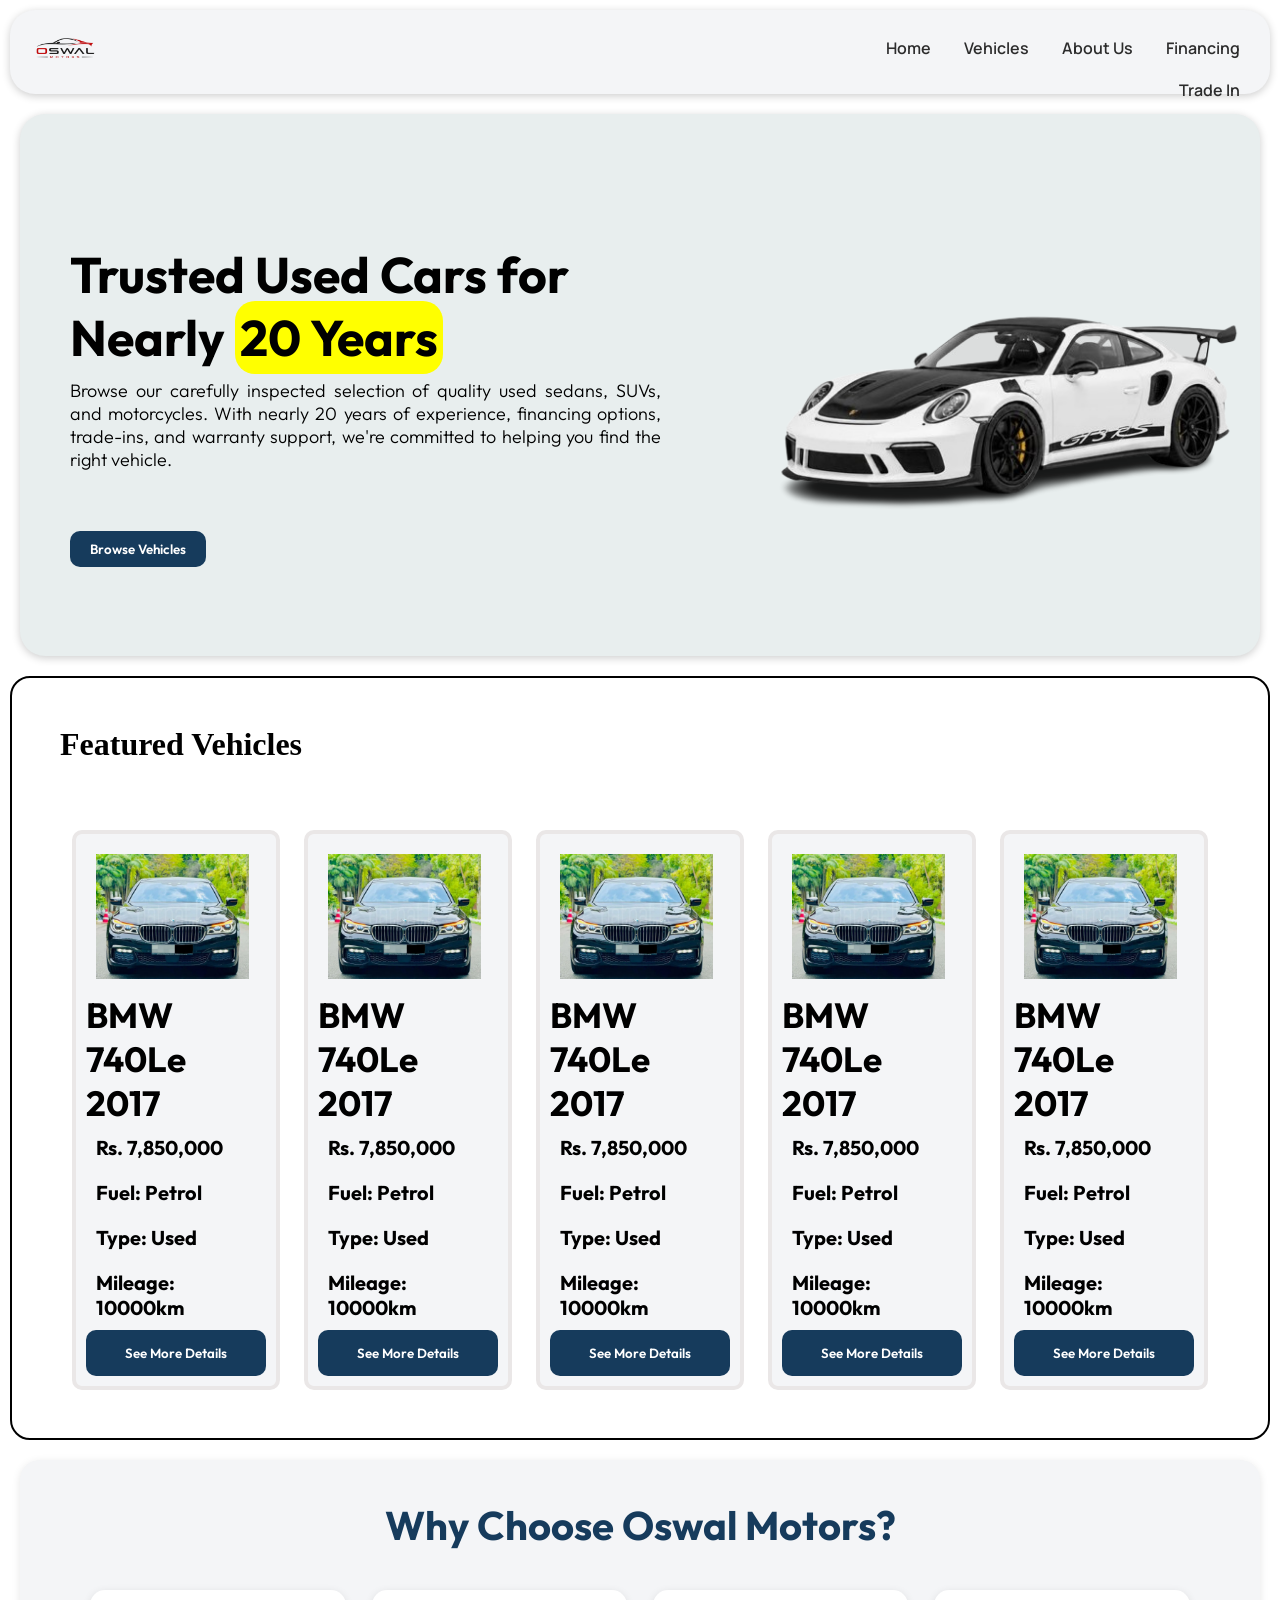
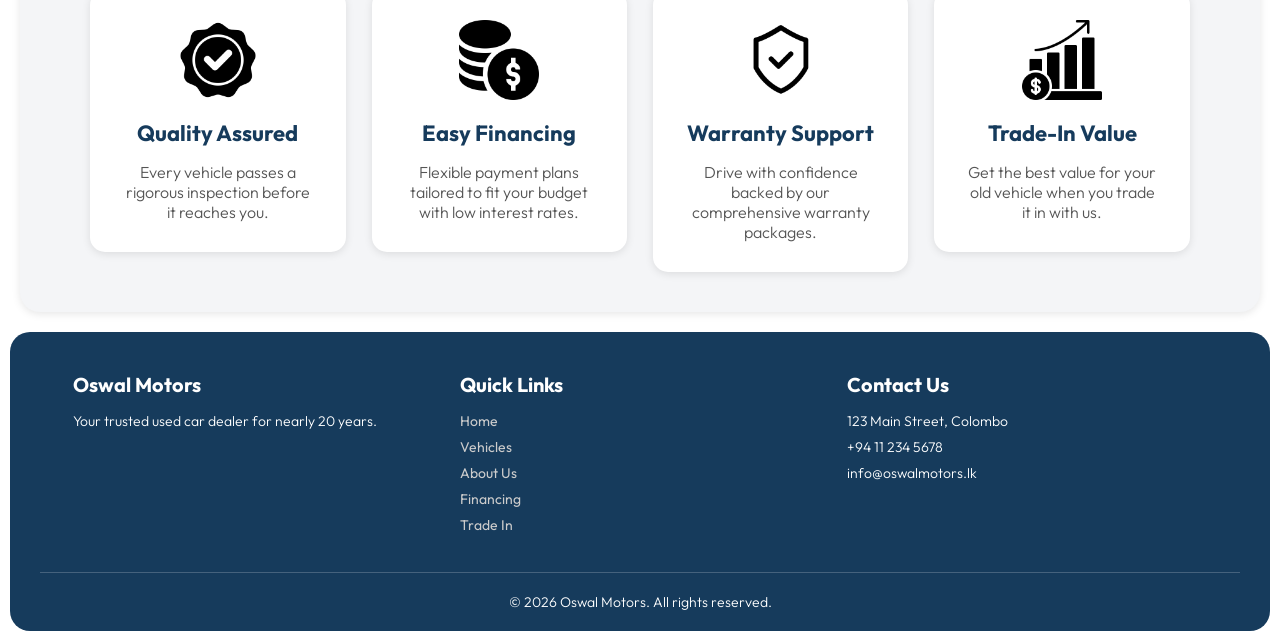
<file: index.html>
<!DOCTYPE html>
<html lang="en">
<head>
    <meta charset="UTF-8">
    <meta name="viewport" content="width=device-width, initial-scale=1.0">
    <title>Oswal Motors</title>
    <link rel="stylesheet" href="CSS/style.css">
</head>
<body>
    <header>
        <nav>        
            <img src="./Images/logo.png" class="logo">
            <div class="nav-links">
                <a href="index.html">Home</a>
                <a href="vehicle.html">Vehicles</a>
                <a href="about.html">About Us</a>
                <a href="financing.html">Financing</a>
                <a href="tradeIn.html">Trade In</a>
            </div>
        </nav>
    </header>
    <main>
        <div class="hero-section">
            
            <div class="hero-para">
                <h1>Trusted Used Cars for Nearly <mark>20 Years</mark></h1>
                <p>
                Browse our carefully inspected selection of quality used sedans,
                SUVs, and motorcycles. With nearly 20 years of experience, 
                financing options, trade-ins, and warranty support, 
                we're committed to helping you find the right vehicle.
                </p>
            </div>
            <img src="./Images/hero-image.png" class="hero-image">
            <button class="hero-button">Browse Vehicles</button>
        </div>
        <div class="featured-vehicles">
            <h1>Featured Vehicles</h1>
            <div class="featured-card-container">
                <div class="feature">
                    <img src="./Images/bmw1.webp">
                    <h2>BMW 740Le 2017</h2>
                    <h3>Rs. 7,850,000</h3>
                    <h4>Fuel: Petrol</h4>
                    <h4>Type: Used</h4>
                    <h4>Mileage: 10000km</h4>
                    <button class="feature-btn">See More Details</button>
                </div>
                <div class="feature">
                    <img src="./Images/bmw1.webp">
                    <h2>BMW 740Le 2017</h2>
                    <h3>Rs. 7,850,000</h3>
                    <h4>Fuel: Petrol</h4>
                    <h4>Type: Used</h4>
                    <h4>Mileage: 10000km</h4>
                    <button class="feature-btn">See More Details</button>
                </div>
                <div class="feature">
                    <img src="./Images/bmw1.webp">
                    <h2>BMW 740Le 2017</h2>
                    <h3>Rs. 7,850,000</h3>
                    <h4>Fuel: Petrol</h4>
                    <h4>Type: Used</h4>
                    <h4>Mileage: 10000km</h4>
                    <button class="feature-btn">See More Details</button>
                </div>
                <div class="feature">
                    <img src="./Images/bmw1.webp">
                    <h2>BMW 740Le 2017</h2>
                    <h3>Rs. 7,850,000</h3>
                    <h4>Fuel: Petrol</h4>
                    <h4>Type: Used</h4>
                    <h4>Mileage: 10000km</h4>
                    <button class="feature-btn">See More Details</button>
                </div>
                <div class="feature">
                    <img src="./Images/bmw1.webp">
                    <h2>BMW 740Le 2017</h2>
                    <h3>Rs. 7,850,000</h3>
                    <h4>Fuel: Petrol</h4>
                    <h4>Type: Used</h4>
                    <h4>Mileage: 10000km</h4>
                    <button class="feature-btn">See More Details</button>
                </div>
                
            </div>
            
        </div>
        <div class="why">
            <h1>Why Choose Oswal Motors?</h1>
            <div class="why-container">
                <div class="why-card">
                    <img src="./Images/high-quality.png" alt="Quality">
                    <h2>Quality Assured</h2>
                    <p>Every vehicle passes a rigorous inspection before it reaches you.</p>
                </div>
                <div class="why-card">
                    <img src="./Images/money.png" alt="Finance">
                    <h2>Easy Financing</h2>
                    <p>Flexible payment plans tailored to fit your budget with low interest rates.</p>
                </div>
                <div class="why-card">
                    <img src="./Images/medal.png" alt="Warranty">
                    <h2>Warranty Support</h2>
                    <p>Drive with confidence backed by our comprehensive warranty packages.</p>
                </div>
                <div class="why-card">
                    <img src="./Images/increase.png" alt="Trade In">
                    <h2>Trade-In Value</h2>
                    <p>Get the best value for your old vehicle when you trade it in with us.</p>
                </div>
            </div>
        </div>

        <footer>
            <div class="footer-content">
                <div class="footer-section">
                    <h3>Oswal Motors</h3>
                    <p>Your trusted used car dealer for nearly 20 years.</p>
                </div>
                <div class="footer-section">
                    <h3>Quick Links</h3>
                    <a href="index.html">Home</a>
                    <a href="vehicle.html">Vehicles</a>
                    <a href="about.html">About Us</a>
                    <a href="financing.html">Financing</a>
                    <a href="tradeIn.html">Trade In</a>
                </div>
                <div class="footer-section">
                    <h3>Contact Us</h3>
                    <p>123 Main Street, Colombo</p>
                    <p>+94 11 234 5678</p>
                    <p>info@oswalmotors.lk</p>
                </div>
            </div>
            <div class="footer-bottom">
                <p>&copy; 2026 Oswal Motors. All rights reserved.</p>
            </div>
        </footer>

    </main>
</body>
</html>
</file>
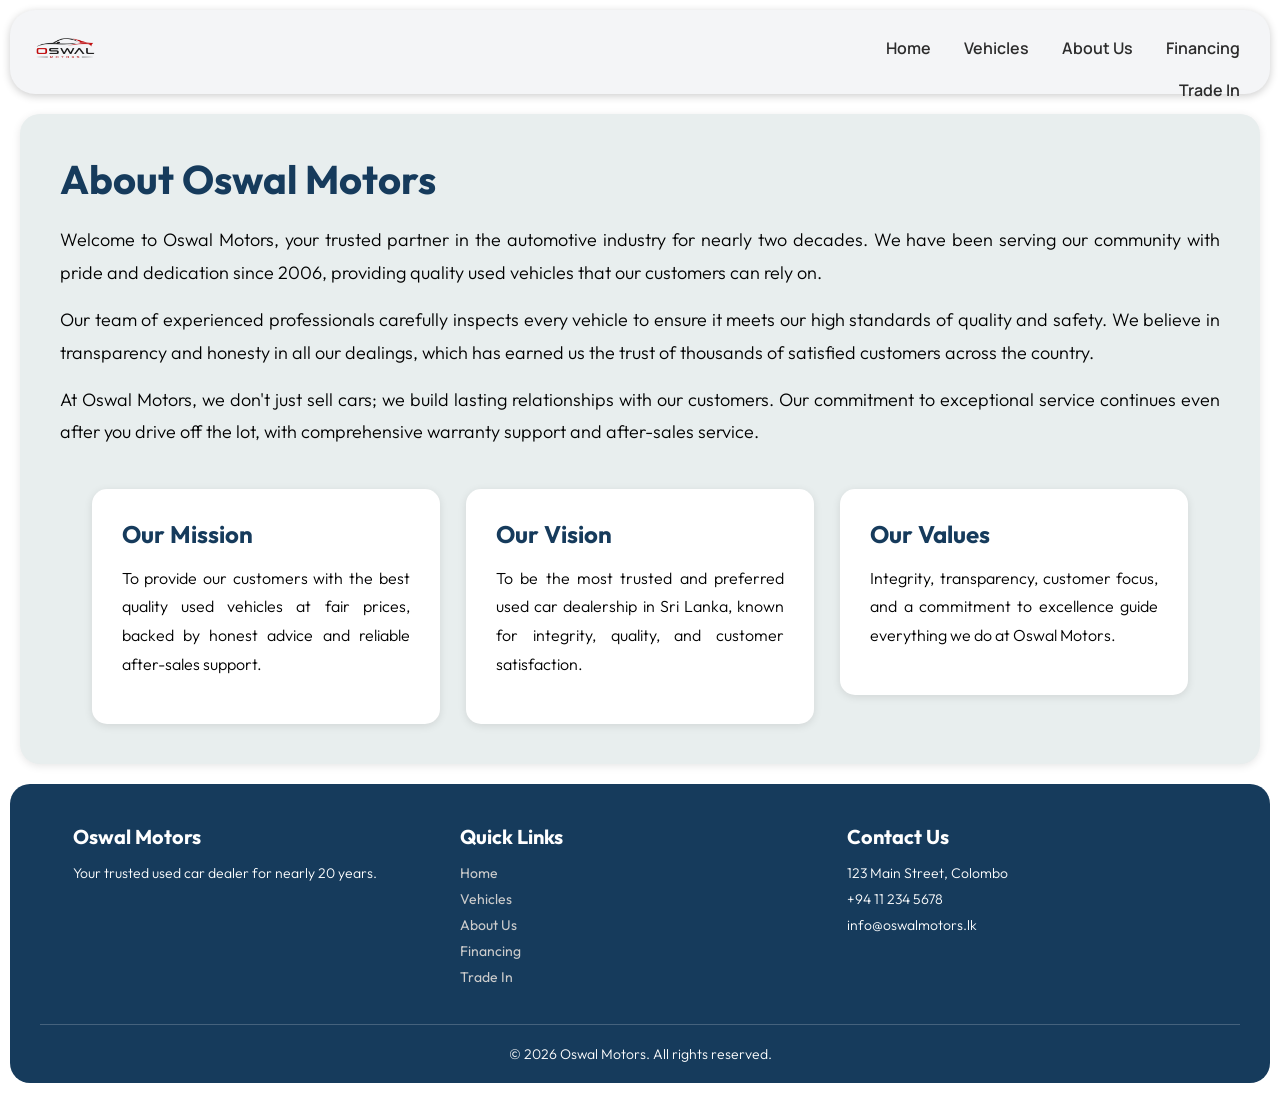
<file: about.html>
<!DOCTYPE html>
<html lang="en">
<head>
    <meta charset="UTF-8">
    <meta name="viewport" content="width=device-width, initial-scale=1.0">
    <title>About Us - Oswal Motors</title>
    <link rel="stylesheet" href="CSS/style.css">
</head>
<body>
    <header>
        <nav>        
            <img src="./Images/logo.png" class="logo">
            <div class="nav-links">
                <a href="index.html">Home</a>
                <a href="vehicle.html">Vehicles</a>
                <a href="about.html">About Us</a>
                <a href="financing.html">Financing</a>
                <a href="tradeIn.html">Trade In</a>
            </div>
        </nav>
    </header>
    <main>
        <div class="about-section">
            <h1>About Oswal Motors</h1>
            <p>Welcome to Oswal Motors, your trusted partner in the automotive industry for nearly two decades. We have been serving our community with pride and dedication since 2006, providing quality used vehicles that our customers can rely on.</p>
            <p>Our team of experienced professionals carefully inspects every vehicle to ensure it meets our high standards of quality and safety. We believe in transparency and honesty in all our dealings, which has earned us the trust of thousands of satisfied customers across the country.</p>
            <p>At Oswal Motors, we don't just sell cars; we build lasting relationships with our customers. Our commitment to exceptional service continues even after you drive off the lot, with comprehensive warranty support and after-sales service.</p>

            <div class="about-grid">
                <div class="about-card">
                    <h2>Our Mission</h2>
                    <p>To provide our customers with the best quality used vehicles at fair prices, backed by honest advice and reliable after-sales support.</p>
                </div>
                <div class="about-card">
                    <h2>Our Vision</h2>
                    <p>To be the most trusted and preferred used car dealership in Sri Lanka, known for integrity, quality, and customer satisfaction.</p>
                </div>
                <div class="about-card">
                    <h2>Our Values</h2>
                    <p>Integrity, transparency, customer focus, and a commitment to excellence guide everything we do at Oswal Motors.</p>
                </div>
            </div>
        </div>

        <footer>
            <div class="footer-content">
                <div class="footer-section">
                    <h3>Oswal Motors</h3>
                    <p>Your trusted used car dealer for nearly 20 years.</p>
                </div>
                <div class="footer-section">
                    <h3>Quick Links</h3>
                    <a href="index.html">Home</a>
                    <a href="vehicle.html">Vehicles</a>
                    <a href="about.html">About Us</a>
                    <a href="financing.html">Financing</a>
                    <a href="tradeIn.html">Trade In</a>
                </div>
                <div class="footer-section">
                    <h3>Contact Us</h3>
                    <p>123 Main Street, Colombo</p>
                    <p>+94 11 234 5678</p>
                    <p>info@oswalmotors.lk</p>
                </div>
            </div>
            <div class="footer-bottom">
                <p>&copy; 2026 Oswal Motors. All rights reserved.</p>
            </div>
        </footer>
    </main>
</body>
</html>
</file>
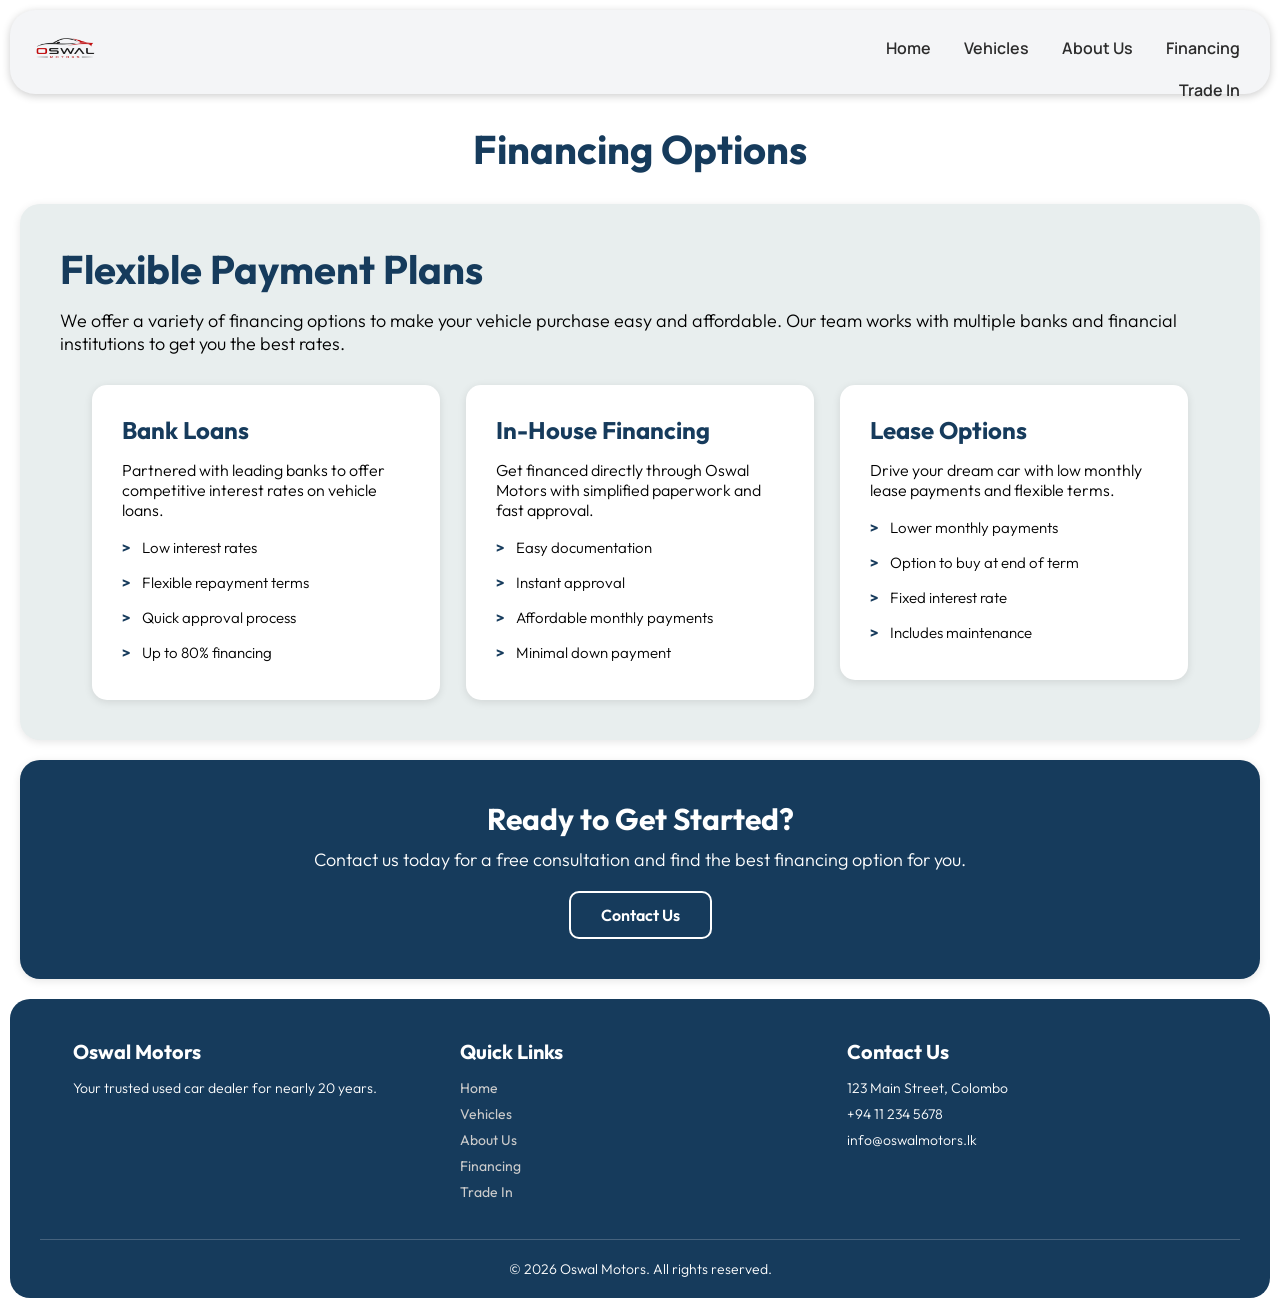
<file: financing.html>
<!DOCTYPE html>
<html lang="en">
<head>
    <meta charset="UTF-8">
    <meta name="viewport" content="width=device-width, initial-scale=1.0">
    <title>Financing - Oswal Motors</title>
    <link rel="stylesheet" href="CSS/style.css">
</head>
<body>
    <header>
        <nav>        
            <img src="./Images/logo.png" class="logo">
            <div class="nav-links">
                <a href="index.html">Home</a>
                <a href="vehicle.html">Vehicles</a>
                <a href="about.html">About Us</a>
                <a href="financing.html">Financing</a>
                <a href="tradeIn.html">Trade In</a>
            </div>
        </nav>
    </header>
    <main>
        <h1 class="page-title">Financing Options</h1>

        <div class="financing-section">
            <h1>Flexible Payment Plans</h1>
            <p>We offer a variety of financing options to make your vehicle purchase easy and affordable. Our team works with multiple banks and financial institutions to get you the best rates.</p>

            <div class="finance-options">
                <div class="finance-card">
                    <h2>Bank Loans</h2>
                    <p>Partnered with leading banks to offer competitive interest rates on vehicle loans.</p>
                    <ul>
                        <li>Low interest rates</li>
                        <li>Flexible repayment terms</li>
                        <li>Quick approval process</li>
                        <li>Up to 80% financing</li>
                    </ul>
                </div>
                <div class="finance-card">
                    <h2>In-House Financing</h2>
                    <p>Get financed directly through Oswal Motors with simplified paperwork and fast approval.</p>
                    <ul>
                        <li>Easy documentation</li>
                        <li>Instant approval</li>
                        <li>Affordable monthly payments</li>
                        <li>Minimal down payment</li>
                    </ul>
                </div>
                <div class="finance-card">
                    <h2>Lease Options</h2>
                    <p>Drive your dream car with low monthly lease payments and flexible terms.</p>
                    <ul>
                        <li>Lower monthly payments</li>
                        <li>Option to buy at end of term</li>
                        <li>Fixed interest rate</li>
                        <li>Includes maintenance</li>
                    </ul>
                </div>
            </div>
        </div>

        <div class="cta-box">
            <h2>Ready to Get Started?</h2>
            <p>Contact us today for a free consultation and find the best financing option for you.</p>
            <button class="cta-btn">Contact Us</button>
        </div>

        <footer>
            <div class="footer-content">
                <div class="footer-section">
                    <h3>Oswal Motors</h3>
                    <p>Your trusted used car dealer for nearly 20 years.</p>
                </div>
                <div class="footer-section">
                    <h3>Quick Links</h3>
                    <a href="index.html">Home</a>
                    <a href="vehicle.html">Vehicles</a>
                    <a href="about.html">About Us</a>
                    <a href="financing.html">Financing</a>
                    <a href="tradeIn.html">Trade In</a>
                </div>
                <div class="footer-section">
                    <h3>Contact Us</h3>
                    <p>123 Main Street, Colombo</p>
                    <p>+94 11 234 5678</p>
                    <p>info@oswalmotors.lk</p>
                </div>
            </div>
            <div class="footer-bottom">
                <p>&copy; 2026 Oswal Motors. All rights reserved.</p>
            </div>
        </footer>
    </main>
</body>
</html>
</file>
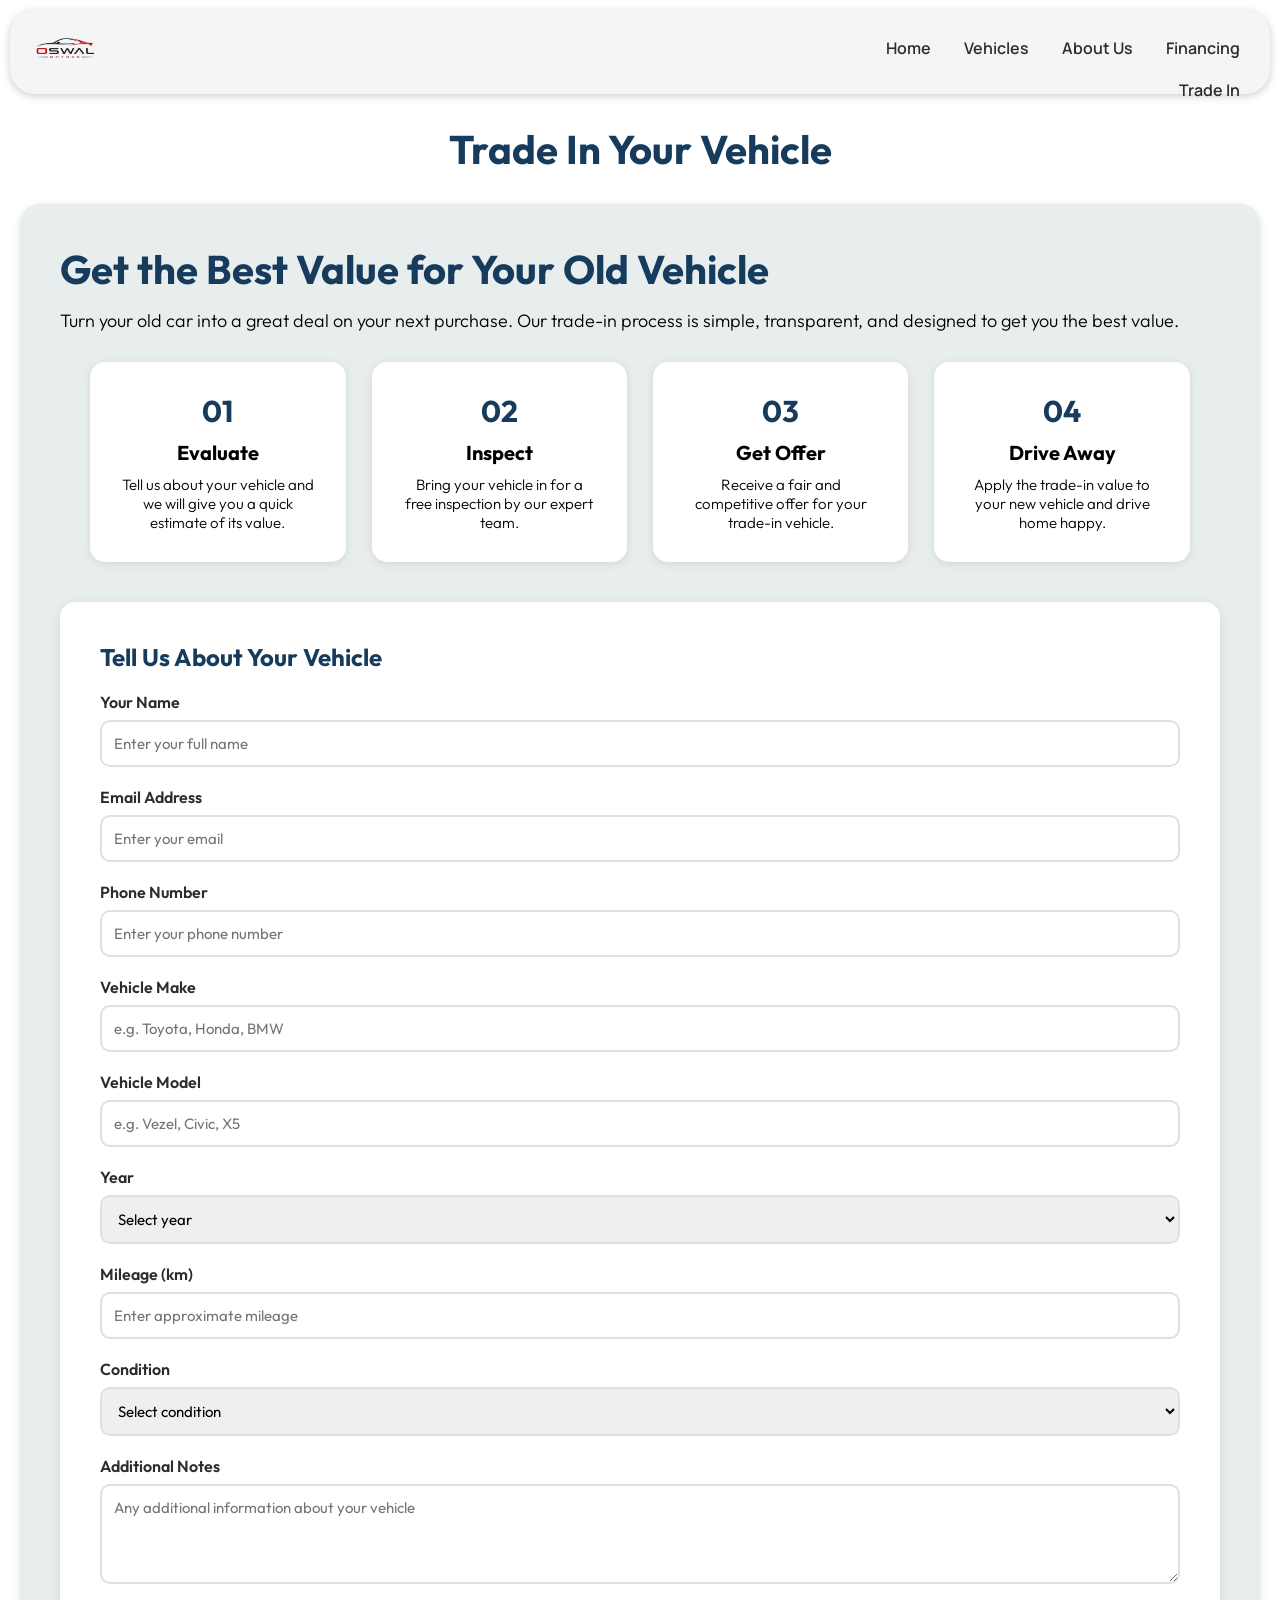
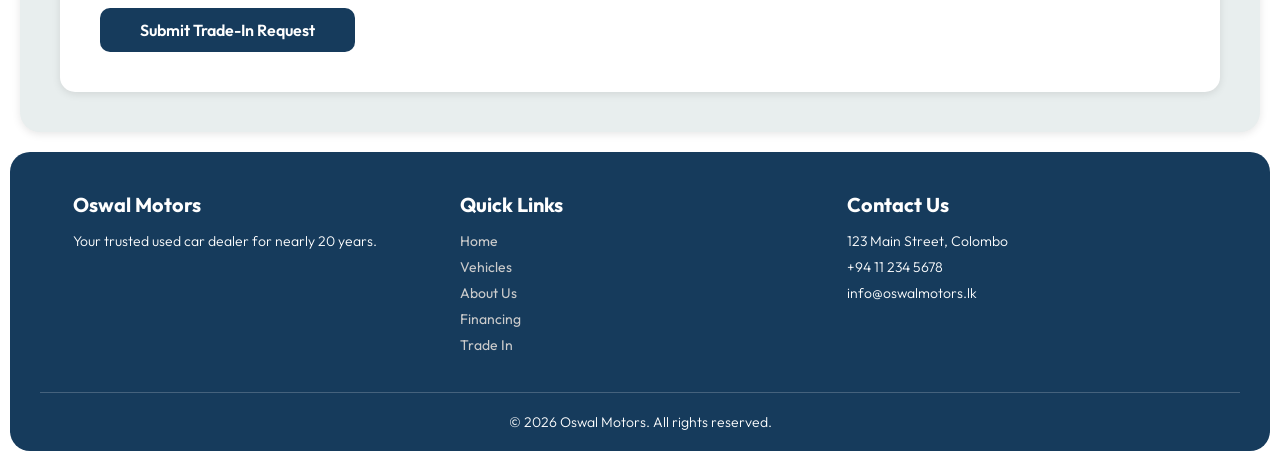
<file: tradeIn.html>
<!DOCTYPE html>
<html lang="en">
<head>
    <meta charset="UTF-8">
    <meta name="viewport" content="width=device-width, initial-scale=1.0">
    <title>Trade In - Oswal Motors</title>
    <link rel="stylesheet" href="CSS/style.css">
</head>
<body>
    <header>
        <nav>        
            <img src="./Images/logo.png" class="logo">
            <div class="nav-links">
                <a href="index.html">Home</a>
                <a href="vehicle.html">Vehicles</a>
                <a href="about.html">About Us</a>
                <a href="financing.html">Financing</a>
                <a href="tradeIn.html">Trade In</a>
            </div>
        </nav>
    </header>
    <main>
        <h1 class="page-title">Trade In Your Vehicle</h1>

        <div class="tradein-section">
            <h1>Get the Best Value for Your Old Vehicle</h1>
            <p>Turn your old car into a great deal on your next purchase. Our trade-in process is simple, transparent, and designed to get you the best value.</p>

            <div class="trade-steps">
                <div class="trade-step">
                    <h2>01</h2>
                    <h3>Evaluate</h3>
                    <p>Tell us about your vehicle and we will give you a quick estimate of its value.</p>
                </div>
                <div class="trade-step">
                    <h2>02</h2>
                    <h3>Inspect</h3>
                    <p>Bring your vehicle in for a free inspection by our expert team.</p>
                </div>
                <div class="trade-step">
                    <h2>03</h2>
                    <h3>Get Offer</h3>
                    <p>Receive a fair and competitive offer for your trade-in vehicle.</p>
                </div>
                <div class="trade-step">
                    <h2>04</h2>
                    <h3>Drive Away</h3>
                    <p>Apply the trade-in value to your new vehicle and drive home happy.</p>
                </div>
            </div>

            <div class="trade-form">
                <h2>Tell Us About Your Vehicle</h2>
                <div class="form-group">
                    <label for="name">Your Name</label>
                    <input type="text" id="name" placeholder="Enter your full name">
                </div>
                <div class="form-group">
                    <label for="email">Email Address</label>
                    <input type="email" id="email" placeholder="Enter your email">
                </div>
                <div class="form-group">
                    <label for="phone">Phone Number</label>
                    <input type="text" id="phone" placeholder="Enter your phone number">
                </div>
                <div class="form-group">
                    <label for="make">Vehicle Make</label>
                    <input type="text" id="make" placeholder="e.g. Toyota, Honda, BMW">
                </div>
                <div class="form-group">
                    <label for="model">Vehicle Model</label>
                    <input type="text" id="model" placeholder="e.g. Vezel, Civic, X5">
                </div>
                <div class="form-group">
                    <label for="year">Year</label>
                    <select id="year">
                        <option>Select year</option>
                        <option>2024</option>
                        <option>2023</option>
                        <option>2022</option>
                        <option>2021</option>
                        <option>2020</option>
                        <option>2019</option>
                        <option>2018</option>
                        <option>2017</option>
                        <option>2016</option>
                        <option>2015</option>
                        <option>2014</option>
                        <option>2013</option>
                        <option>2012</option>
                        <option>2011</option>
                        <option>2010</option>
                    </select>
                </div>
                <div class="form-group">
                    <label for="mileage">Mileage (km)</label>
                    <input type="text" id="mileage" placeholder="Enter approximate mileage">
                </div>
                <div class="form-group">
                    <label for="condition">Condition</label>
                    <select id="condition">
                        <option>Select condition</option>
                        <option>Excellent</option>
                        <option>Good</option>
                        <option>Fair</option>
                        <option>Needs Repair</option>
                    </select>
                </div>
                <div class="form-group">
                    <label for="message">Additional Notes</label>
                    <textarea id="message" placeholder="Any additional information about your vehicle"></textarea>
                </div>
                <button class="submit-btn">Submit Trade-In Request</button>
            </div>
        </div>

        <footer>
            <div class="footer-content">
                <div class="footer-section">
                    <h3>Oswal Motors</h3>
                    <p>Your trusted used car dealer for nearly 20 years.</p>
                </div>
                <div class="footer-section">
                    <h3>Quick Links</h3>
                    <a href="index.html">Home</a>
                    <a href="vehicle.html">Vehicles</a>
                    <a href="about.html">About Us</a>
                    <a href="financing.html">Financing</a>
                    <a href="tradeIn.html">Trade In</a>
                </div>
                <div class="footer-section">
                    <h3>Contact Us</h3>
                    <p>123 Main Street, Colombo</p>
                    <p>+94 11 234 5678</p>
                    <p>info@oswalmotors.lk</p>
                </div>
            </div>
            <div class="footer-bottom">
                <p>&copy; 2026 Oswal Motors. All rights reserved.</p>
            </div>
        </footer>
    </main>
</body>
</html>
</file>
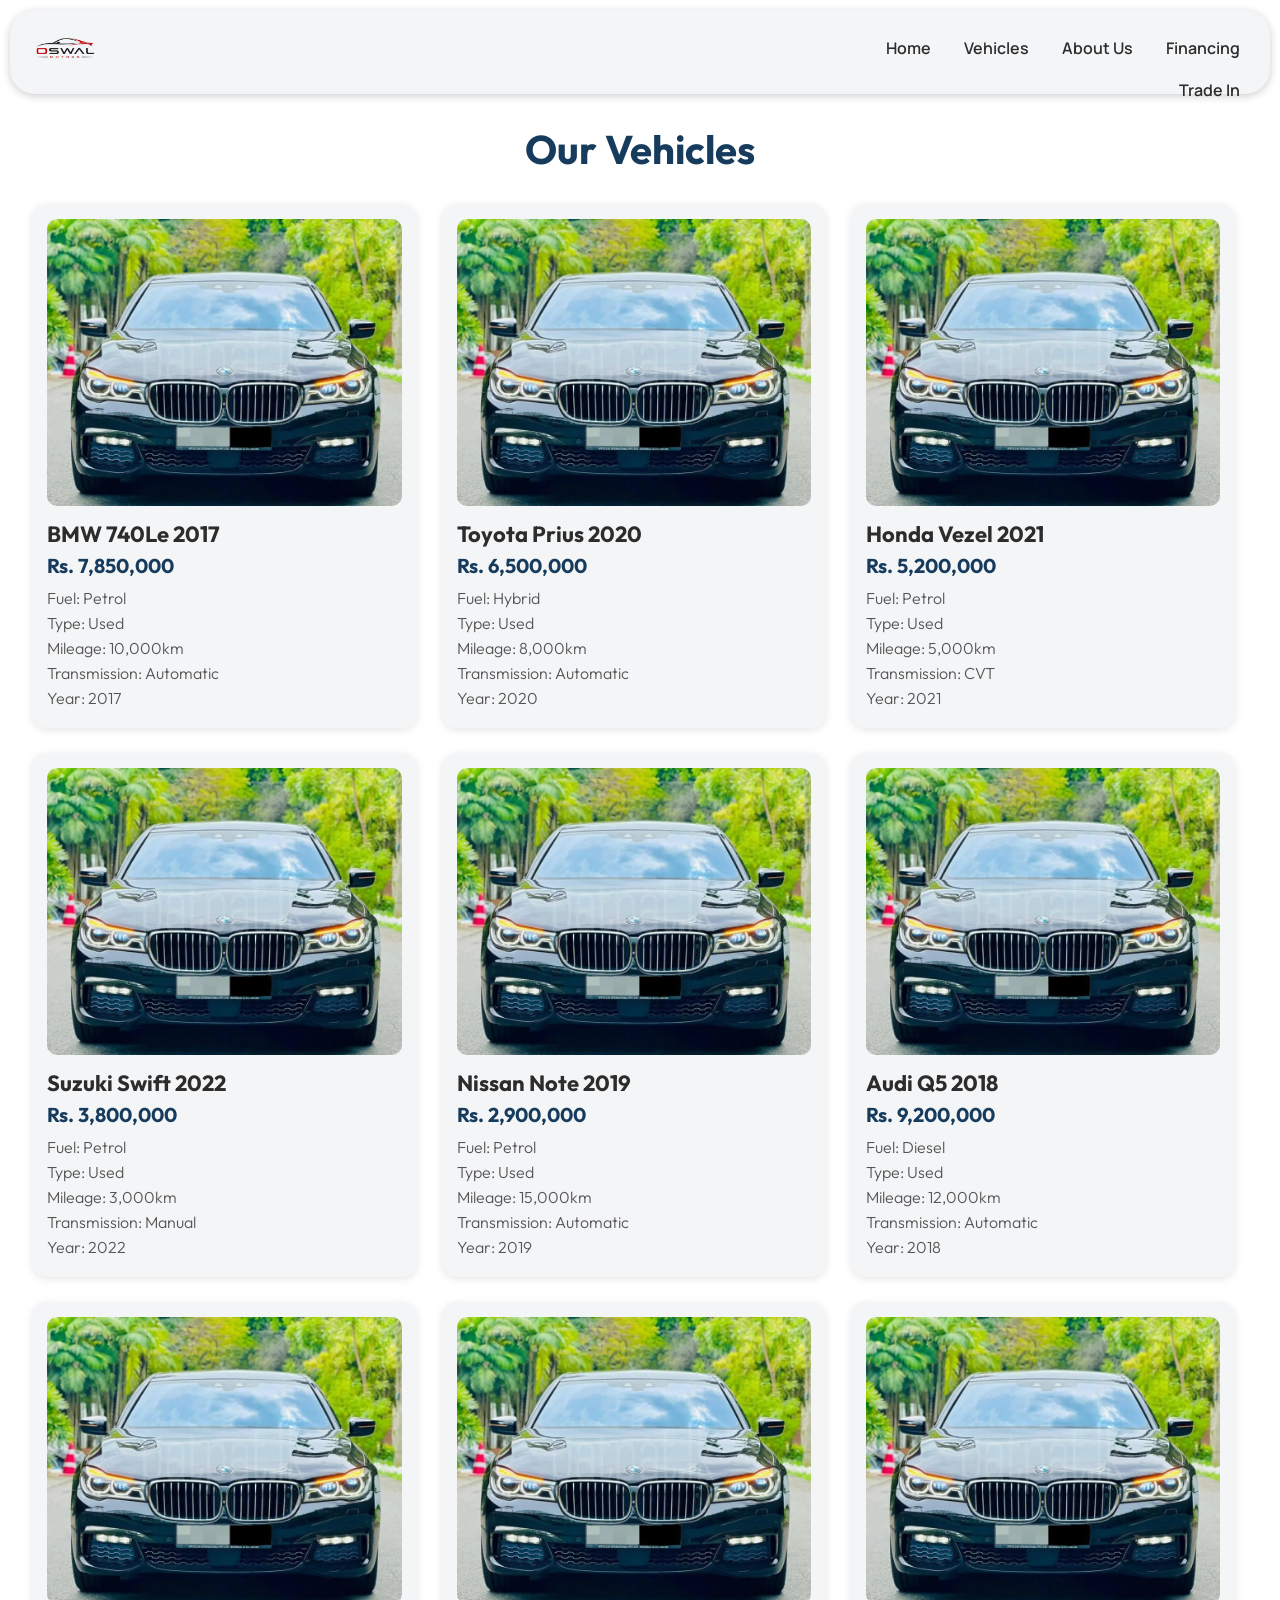
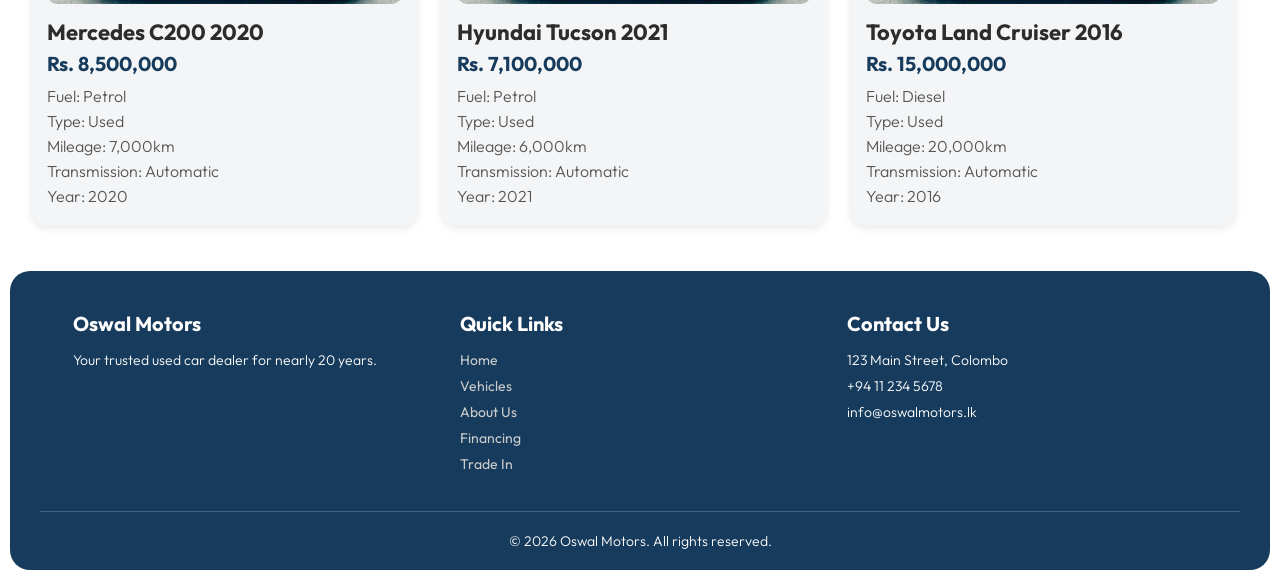
<file: vehicle.html>
<!DOCTYPE html>
<html lang="en">
<head>
    <meta charset="UTF-8">
    <meta name="viewport" content="width=device-width, initial-scale=1.0">
    <title>Vehicles - Oswal Motors</title>
    <link rel="stylesheet" href="CSS/style.css">
</head>
<body>
    <header>
        <nav>        
            <img src="./Images/logo.png" class="logo">
            <div class="nav-links">
                <a href="index.html">Home</a>
                <a href="vehicle.html">Vehicles</a>
                <a href="about.html">About Us</a>
                <a href="financing.html">Financing</a>
                <a href="tradeIn.html">Trade In</a>
            </div>
        </nav>
    </header>
    <main>
        <h1 class="page-title">Our Vehicles</h1>
        <div class="vehicle-grid">
            <div class="vehicle-card">
                <img src="./Images/bmw1.webp">
                <h2>BMW 740Le 2017</h2>
                <h3>Rs. 7,850,000</h3>
                <p>Fuel: Petrol</p>
                <p>Type: Used</p>
                <p>Mileage: 10,000km</p>
                <p>Transmission: Automatic</p>
                <p>Year: 2017</p>
            </div>
            <div class="vehicle-card">
                <img src="./Images/bmw1.webp">
                <h2>Toyota Prius 2020</h2>
                <h3>Rs. 6,500,000</h3>
                <p>Fuel: Hybrid</p>
                <p>Type: Used</p>
                <p>Mileage: 8,000km</p>
                <p>Transmission: Automatic</p>
                <p>Year: 2020</p>
            </div>
            <div class="vehicle-card">
                <img src="./Images/bmw1.webp">
                <h2>Honda Vezel 2021</h2>
                <h3>Rs. 5,200,000</h3>
                <p>Fuel: Petrol</p>
                <p>Type: Used</p>
                <p>Mileage: 5,000km</p>
                <p>Transmission: CVT</p>
                <p>Year: 2021</p>
            </div>
            <div class="vehicle-card">
                <img src="./Images/bmw1.webp">
                <h2>Suzuki Swift 2022</h2>
                <h3>Rs. 3,800,000</h3>
                <p>Fuel: Petrol</p>
                <p>Type: Used</p>
                <p>Mileage: 3,000km</p>
                <p>Transmission: Manual</p>
                <p>Year: 2022</p>
            </div>
            <div class="vehicle-card">
                <img src="./Images/bmw1.webp">
                <h2>Nissan Note 2019</h2>
                <h3>Rs. 2,900,000</h3>
                <p>Fuel: Petrol</p>
                <p>Type: Used</p>
                <p>Mileage: 15,000km</p>
                <p>Transmission: Automatic</p>
                <p>Year: 2019</p>
            </div>
            <div class="vehicle-card">
                <img src="./Images/bmw1.webp">
                <h2>Audi Q5 2018</h2>
                <h3>Rs. 9,200,000</h3>
                <p>Fuel: Diesel</p>
                <p>Type: Used</p>
                <p>Mileage: 12,000km</p>
                <p>Transmission: Automatic</p>
                <p>Year: 2018</p>
            </div>
            <div class="vehicle-card">
                <img src="./Images/bmw1.webp">
                <h2>Mercedes C200 2020</h2>
                <h3>Rs. 8,500,000</h3>
                <p>Fuel: Petrol</p>
                <p>Type: Used</p>
                <p>Mileage: 7,000km</p>
                <p>Transmission: Automatic</p>
                <p>Year: 2020</p>
            </div>
            <div class="vehicle-card">
                <img src="./Images/bmw1.webp">
                <h2>Hyundai Tucson 2021</h2>
                <h3>Rs. 7,100,000</h3>
                <p>Fuel: Petrol</p>
                <p>Type: Used</p>
                <p>Mileage: 6,000km</p>
                <p>Transmission: Automatic</p>
                <p>Year: 2021</p>
            </div>
            <div class="vehicle-card">
                <img src="./Images/bmw1.webp">
                <h2>Toyota Land Cruiser 2016</h2>
                <h3>Rs. 15,000,000</h3>
                <p>Fuel: Diesel</p>
                <p>Type: Used</p>
                <p>Mileage: 20,000km</p>
                <p>Transmission: Automatic</p>
                <p>Year: 2016</p>
            </div>
        </div>

        <footer>
            <div class="footer-content">
                <div class="footer-section">
                    <h3>Oswal Motors</h3>
                    <p>Your trusted used car dealer for nearly 20 years.</p>
                </div>
                <div class="footer-section">
                    <h3>Quick Links</h3>
                    <a href="index.html">Home</a>
                    <a href="vehicle.html">Vehicles</a>
                    <a href="about.html">About Us</a>
                    <a href="financing.html">Financing</a>
                    <a href="tradeIn.html">Trade In</a>
                </div>
                <div class="footer-section">
                    <h3>Contact Us</h3>
                    <p>123 Main Street, Colombo</p>
                    <p>+94 11 234 5678</p>
                    <p>info@oswalmotors.lk</p>
                </div>
            </div>
            <div class="footer-bottom">
                <p>&copy; 2026 Oswal Motors. All rights reserved.</p>
            </div>
        </footer>
    </main>
</body>
</html>
</file>
<file: CSS/style.css>
@import url('https://fonts.googleapis.com/css2?family=Bungee&family=Google+Sans:ital,opsz,wght@0,17..18,400..700;1,17..18,400..700&family=Honk:MORF@15&family=Lora:ital,wght@0,400..700;1,400..700&family=Luckiest+Guy&family=Manrope:wght@200..800&family=Modak&family=Oi&family=Outfit:wght@100..900&family=Poppins:ital,wght@0,100;0,200;0,300;0,400;0,500;0,600;0,700;0,800;0,900;1,100;1,200;1,300;1,400;1,500;1,600;1,700;1,800;1,900&display=swap');

*{
    margin: 0;
    padding: 0;
    box-sizing: border-box;
}

.logo{
    position: relative;
    width:89px;
}

nav{
    background-color: #F4F5F7;
    box-shadow: 0 2px 8px rgba(0,0,0,0.20);
    margin:10px;
    padding: 10px;
    border-radius: 25px;
    font-family: "Manrope", sans-serif;
    font-optical-sizing: auto;
    font-weight: 600;
    font-style: normal;
    position:sticky;
    
}

nav a{
    text-decoration: none;
    color:#2C2C2C;
    margin-right: 10px;
    padding: 10px;
    border-radius: 10px;
    transition: 0.3s ease-in-out;
}

.nav-links{
    text-align: right;
    width: 37%;
    position: absolute;
    right: 10px;
    top: 17px;    
}

.nav-links a{
    display: inline-block;
}

nav a:hover{
    background-color: #163B5C;
    color:#fff;
    border-radius: 10px;
    transition: 0.3s ease-in-out;
    transform: scale(1.1);
}

/* HERO SECTION */
.hero-section{
    background-color: rgb(232, 238, 238);
    overflow: auto;
    margin: 20px;
    border-radius: 25px;
    box-shadow: 0 2px 8px rgba(0,0,0,0.20);
    font-family: "Outfit", sans-serif;
    font-optical-sizing: auto;
    font-weight: 100;
    font-style: normal;
    padding: 10px;
}

.hero-section h1{
    font-size: 50px;
    padding:40px 40px 10px 40px;
}

.hero-para{    
    float: left;
    width: 55%;
    margin-top: 79px;
}

.hero-para p{
    padding:0px 40px 40px 40px;
    font-size: 18px;
    font-family: "Outfit", sans-serif;
    font-optical-sizing: auto;
    font-weight: 300;
    font-style: normal;
    text-align: justify;
}

.hero-para mark{
    border-radius: 20px;
    padding: 5px;
}

.hero-image{
    width: 40%;
    border-radius: 25px;
    margin-top: 40px;
    float: right;
}

.hero-image:hover{
    transition: 0.3s ease-in-out;
    transform: scale(1.1);
}

.hero-button{
    clear: both;
    margin: 20px 0 0 40px;
    padding:10px 20px;
    border-radius: 10px;
    border: none;
    background-color: #163B5C;
    color: #fff;
    font-family: "Outfit", sans-serif;
    font-optical-sizing: auto;
    font-weight: 600;
    font-style: normal;
}

.hero-button:hover{
    box-shadow: 0 2px 8px #1383e6;
    background-color: #156ac6;
    color:#ffffff;
    transition: 0.3s ease-in-out;
    cursor: pointer;
    transform: scale(1.1);
}

/*Featured Vehicles Section*/

.featured-vehicles{
    padding: 48px;
    margin: 10px;
    border-radius: 20px;
    border: 2px solid black;
}

.featured-card-container{
    margin-top: 30px;
}

.featured-card-container::after{
    content: "";
    display: table;
    clear: both;
}

.feature{
    box-sizing: border-box;
    float: left;
    width: 18%;
    margin: 37px 1% 0 1%;
    background-color: #F4F5F7;
    border: 4px solid rgb(234, 231, 231);
    padding: 10px;
    border-radius: 10px;

    font-family: "Outfit", sans-serif;
    font-optical-sizing: auto;
    font-weight: 600;
    font-style: normal;

    transition: all 0.4s ease-in-out;
}

.feature:hover{
    transform: translateY(-20px) scale(1.05);
    box-shadow: 0 10px 20px rgba(0, 0, 0, 0.15);
}

.feature img{
    width: 96%;
    padding: 10px;
    border-radius: 10px;
}

.feature h2{
    font-size: 35px;
}

.feature h3,
.feature h4{
    padding: 10px;
    font-size: 20px;
}

.feature-btn{
    width: 100%;
    padding: 15px;

    border: none;
    border-radius: 10px;

    background-color: #163B5C;
    color: #FFFFFF;

    font-family: "Outfit", sans-serif;
    font-weight: 600;

    transition: 0.3s ease-in-out;
}

.feature-btn:hover{
    background-color: #156AC6;
    box-shadow: 0 2px 8px #1383E6;
    cursor: pointer;
}

/* WHY CHOOSE SECTION */

.why{
    margin: 20px;
    padding: 40px;
    border-radius: 20px;
    background-color: #F4F5F7;
    font-family: "Outfit", sans-serif;
    text-align: center;
    box-shadow: 0 2px 8px rgba(0,0,0,0.10);
}

.why h1{
    font-size: 40px;
    margin-bottom: 40px;
    color: #163B5C;
}

.why-container{
    text-align: center;
}

.why-card{
    box-sizing: border-box;
    display: inline-block;
    width: 22%;
    margin: 0 1%;
    vertical-align: top;
    background-color: #FFFFFF;
    padding: 30px;
    border-radius: 15px;
    box-shadow: 0 2px 8px rgba(0,0,0,0.10);
    transition: 0.3s ease-in-out;
}

.why-card:hover{
    transform: translateY(-10px);
    box-shadow: 0 8px 16px rgba(0,0,0,0.15);
}

.why-card img{
    width: 80px;
    height: 80px;
    object-fit: contain;
    transition: 0.3s ease-in-out;
}

.why-card:hover img{
    transform: scale(1.15);
}

.why-card h2{
    font-size: 22px;
    margin: 15px 0;
    color: #163B5C;
}

.why-card p{
    font-size: 16px;
    color: #555;
    font-weight: 300;
}

/* FOOTER */

footer{
    background-color: #163B5C;
    color: #FFFFFF;
    font-family: "Outfit", sans-serif;
    margin: 10px;
    border-radius: 20px;
    padding: 40px 30px 20px 30px;
}

.footer-content{
    text-align: center;
    margin-bottom: 30px;
}

.footer-section{
    display: inline-block;
    width: 30%;
    margin: 0 1%;
    vertical-align: top;
    text-align: left;
}

.footer-section h3{
    font-size: 20px;
    margin-bottom: 15px;
    color: #FFFFFF;
}

.footer-section p{
    font-size: 14px;
    margin-bottom: 8px;
    font-weight: 300;
}

.footer-section a{
    display: block;
    text-decoration: none;
    color: #CCCCCC;
    margin-bottom: 8px;
    font-size: 14px;
    transition: 0.3s ease-in-out;
}

.footer-section a:hover{
    color: #FFFFFF;
    transform: translateX(5px);
}

.footer-bottom{
    border-top: 1px solid rgba(255,255,255,0.2);
    padding-top: 20px;
    text-align: center;
    font-size: 14px;
    font-weight: 300;
}

/* VEHICLES PAGE */

.vehicles-page h1{
    font-family: "Outfit", sans-serif;
    font-size: 40px;
    text-align: center;
    margin: 30px 0;
    color: #163B5C;
}

.vehicle-grid{
    margin: 20px;
}

.vehicle-grid::after{
    content: "";
    display: table;
    clear: both;
}

.vehicle-card{
    box-sizing: border-box;
    float: left;
    width: 31%;
    margin: 0 1% 25px 1%;
    background-color: #F4F5F7;
    border-radius: 15px;
    padding: 15px;
    box-shadow: 0 2px 8px rgba(0,0,0,0.10);
    font-family: "Outfit", sans-serif;
    transition: 0.3s ease-in-out;
}

.vehicle-card:hover{
    transform: scale(1.03);
    box-shadow: 0 8px 16px rgba(0,0,0,0.15);
}

.vehicle-card img{
    width: 100%;
    border-radius: 10px;
    margin-bottom: 10px;
}

.vehicle-card h2{
    font-size: 22px;
    color: #2C2C2C;
    margin-bottom: 5px;
}

.vehicle-card h3{
    font-size: 20px;
    color: #163B5C;
    margin-bottom: 10px;
}

.vehicle-card p{
    font-size: 16px;
    color: #555;
    margin-bottom: 5px;
    font-weight: 300;
}

/* ABOUT PAGE */

.about-section{
    margin: 20px;
    padding: 40px;
    border-radius: 20px;
    background-color: rgb(232, 238, 238);
    font-family: "Outfit", sans-serif;
    box-shadow: 0 2px 8px rgba(0,0,0,0.10);
}

.about-section h1{
    font-size: 40px;
    color: #163B5C;
    margin-bottom: 20px;
}

.about-section p{
    font-size: 18px;
    line-height: 1.8;
    font-weight: 300;
    margin-bottom: 15px;
    text-align: justify;
}

.about-grid{
    text-align: center;
    margin-top: 40px;
}

.about-card{
    box-sizing: border-box;
    display: inline-block;
    width: 30%;
    margin: 0 1%;
    vertical-align: top;
    text-align: left;
    background-color: #FFFFFF;
    padding: 30px;
    border-radius: 15px;
    box-shadow: 0 2px 8px rgba(0,0,0,0.10);
    transition: 0.3s ease-in-out;
}

.about-card:hover{
    transform: translateY(-10px);
    box-shadow: 0 8px 16px rgba(0,0,0,0.15);
}

.about-card h2{
    font-size: 24px;
    color: #163B5C;
    margin-bottom: 15px;
}

.about-card p{
    font-size: 16px;
    font-weight: 300;
}

/* FINANCING PAGE */

.financing-section{
    margin: 20px;
    padding: 40px;
    border-radius: 20px;
    background-color: rgb(232, 238, 238);
    font-family: "Outfit", sans-serif;
    box-shadow: 0 2px 8px rgba(0,0,0,0.10);
}

.financing-section h1{
    font-size: 40px;
    color: #163B5C;
    margin-bottom: 15px;
}

.financing-section > p{
    font-size: 18px;
    font-weight: 300;
    margin-bottom: 30px;
}

.finance-options{
    text-align: center;
}

.finance-card{
    box-sizing: border-box;
    display: inline-block;
    width: 30%;
    margin: 0 1%;
    vertical-align: top;
    text-align: left;
    background-color: #FFFFFF;
    padding: 30px;
    border-radius: 15px;
    box-shadow: 0 2px 8px rgba(0,0,0,0.10);
    transition: 0.3s ease-in-out;
}

.finance-card:hover{
    transform: scale(1.03);
    box-shadow: 0 8px 16px rgba(0,0,0,0.15);
}

.finance-card h2{
    font-size: 24px;
    color: #163B5C;
    margin-bottom: 15px;
}

.finance-card p{
    font-size: 16px;
    font-weight: 300;
    margin-bottom: 10px;
}

.finance-card ul{
    list-style: none;
    padding: 0;
}

.finance-card ul li{
    font-size: 15px;
    font-weight: 300;
    padding: 8px 0;
    padding-left: 20px;
    position: relative;
}

.finance-card ul li::before{
    content: ">";
    position: absolute;
    left: 0;
    color: #163B5C;
    font-weight: 700;
}

.cta-box{
    margin: 20px;
    padding: 40px;
    border-radius: 20px;
    background-color: #163B5C;
    color: #FFFFFF;
    font-family: "Outfit", sans-serif;
    text-align: center;
    box-shadow: 0 2px 8px rgba(0,0,0,0.10);
}

.cta-box h2{
    font-size: 30px;
    margin-bottom: 10px;
}

.cta-box p{
    font-size: 18px;
    font-weight: 300;
    margin-bottom: 20px;
}

.cta-btn{
    padding: 12px 30px;
    border: 2px solid #FFFFFF;
    border-radius: 10px;
    background: transparent;
    color: #FFFFFF;
    font-family: "Outfit", sans-serif;
    font-size: 16px;
    font-weight: 600;
    transition: 0.3s ease-in-out;
}

.cta-btn:hover{
    background-color: #FFFFFF;
    color: #163B5C;
    cursor: pointer;
    transform: scale(1.05);
}

/* TRADE IN PAGE */

.tradein-section{
    margin: 20px;
    padding: 40px;
    border-radius: 20px;
    background-color: rgb(232, 238, 238);
    font-family: "Outfit", sans-serif;
    box-shadow: 0 2px 8px rgba(0,0,0,0.10);
}

.tradein-section h1{
    font-size: 40px;
    color: #163B5C;
    margin-bottom: 15px;
}

.tradein-section > p{
    font-size: 18px;
    font-weight: 300;
    margin-bottom: 30px;
}

.trade-steps{
    text-align: center;
    margin-bottom: 40px;
}

.trade-step{
    box-sizing: border-box;
    display: inline-block;
    width: 22%;
    margin: 0 1%;
    vertical-align: top;
    background-color: #FFFFFF;
    padding: 30px;
    border-radius: 15px;
    box-shadow: 0 2px 8px rgba(0,0,0,0.10);
    text-align: center;
    transition: 0.3s ease-in-out;
}

.trade-step:hover{
    transform: translateY(-10px);
    box-shadow: 0 8px 16px rgba(0,0,0,0.15);
}

.trade-step h2{
    font-size: 30px;
    color: #163B5C;
    margin-bottom: 10px;
}

.trade-step h3{
    font-size: 20px;
    margin-bottom: 10px;
}

.trade-step p{
    font-size: 15px;
    font-weight: 300;
}

.trade-form{
    background-color: #FFFFFF;
    padding: 40px;
    border-radius: 15px;
    box-shadow: 0 2px 8px rgba(0,0,0,0.10);
}

.trade-form h2{
    font-size: 24px;
    color: #163B5C;
    margin-bottom: 20px;
}

.form-group{
    margin-bottom: 20px;
}

.form-group label{
    display: block;
    font-size: 16px;
    font-weight: 600;
    margin-bottom: 8px;
    color: #2C2C2C;
}

.form-group input,
.form-group select,
.form-group textarea{
    width: 100%;
    padding: 12px;
    border: 2px solid #E0E0E0;
    border-radius: 10px;
    font-family: "Outfit", sans-serif;
    font-size: 15px;
    transition: 0.3s ease-in-out;
    box-sizing: border-box;
}

.form-group input:focus,
.form-group select:focus,
.form-group textarea:focus{
    border-color: #163B5C;
    outline: none;
    box-shadow: 0 0 8px rgba(22, 59, 92, 0.2);
}

.form-group textarea{
    height: 100px;
    resize: vertical;
}

.submit-btn{
    padding: 12px 40px;
    border: none;
    border-radius: 10px;
    background-color: #163B5C;
    color: #FFFFFF;
    font-family: "Outfit", sans-serif;
    font-size: 16px;
    font-weight: 600;
    transition: 0.3s ease-in-out;
}

.submit-btn:hover{
    background-color: #156AC6;
    box-shadow: 0 2px 8px #1383E6;
    cursor: pointer;
    transform: scale(1.05);
}

.page-title{
    font-family: "Outfit", sans-serif;
    font-size: 40px;
    text-align: center;
    margin: 30px 0;
    color: #163B5C;
}
</file>
